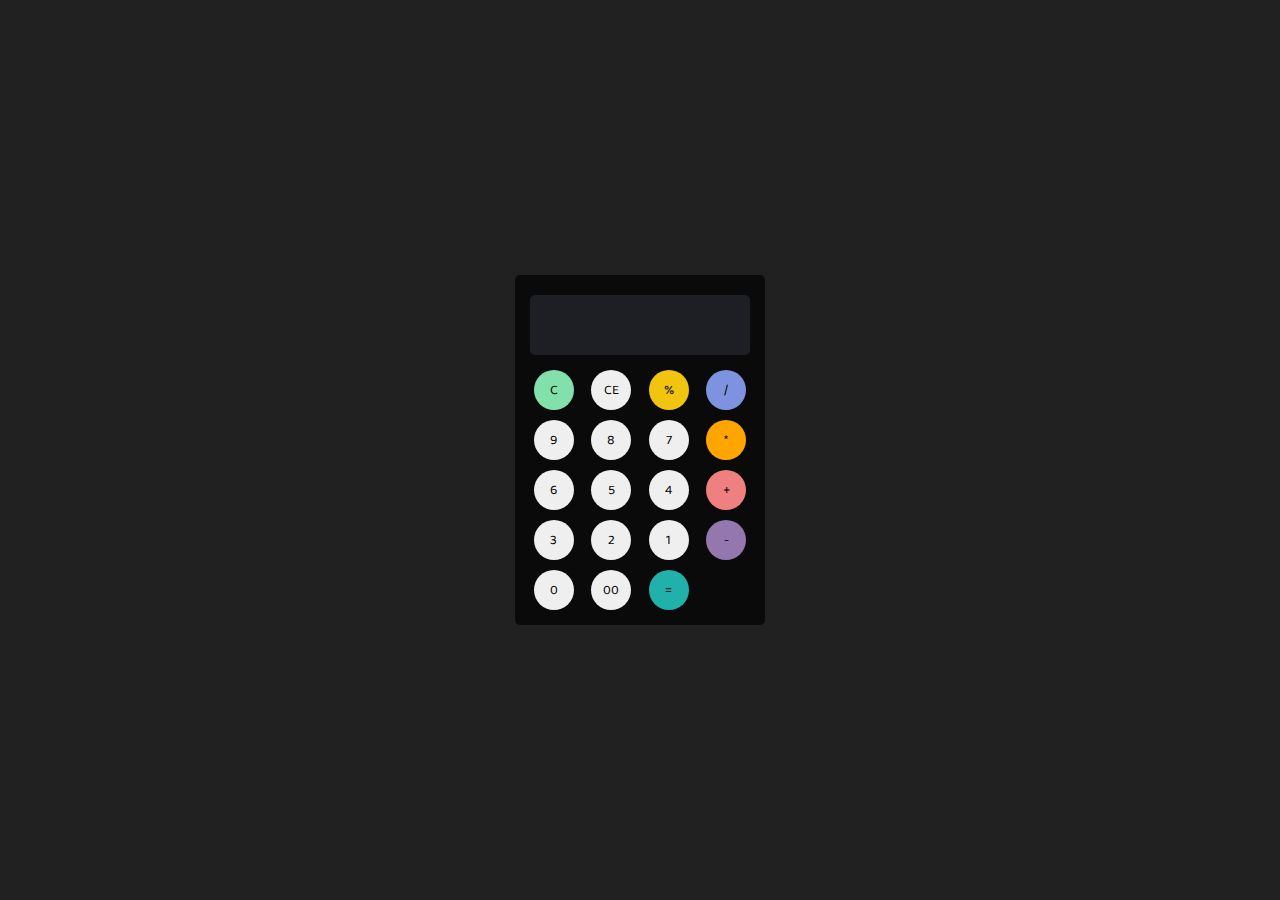
<file: calculator Folder/index.html>
<!DOCTYPE html>
<html lang="en">
  <head>
    <meta charset="UTF-8" />
    <meta http-equiv="X-UA-Compatible" content="IE=edge" />
    <meta name="viewport" content="width=device-width, initial-scale=1.0" />
    <title>Calculator</title>

    <link rel="stylesheet" href="./style.css" />
  </head>
  <body>
    <!-- calculator section -->
    <div class="mainSection">
      <!-- result section -->
      <div class="result">
        <input type="text" value="" />
      </div>
      <!-- buttons section -->
      <div class="buttons">
        <button class="btn1">C</button>
        <button class="btn2">CE</button>
        <button class="btn3">%</button>
        <button class="btn4">/</button>
        <button>9</button>
        <button>8</button>
        <button>7</button>
        <button class="btn5">*</button>
        <button>6</button>
        <button>5</button>
        <button>4</button>
        <button class="btn6">+</button>
        <button>3</button>
        <button>2</button>
        <button>1</button>
        <button class="btn7">-</button>
        <button>0</button>
        <button>00</button>
        <button class="btn8">=</button>

      </div>
    </div>
    <script src="script.js"></script>
  </body>
</html>
</file>
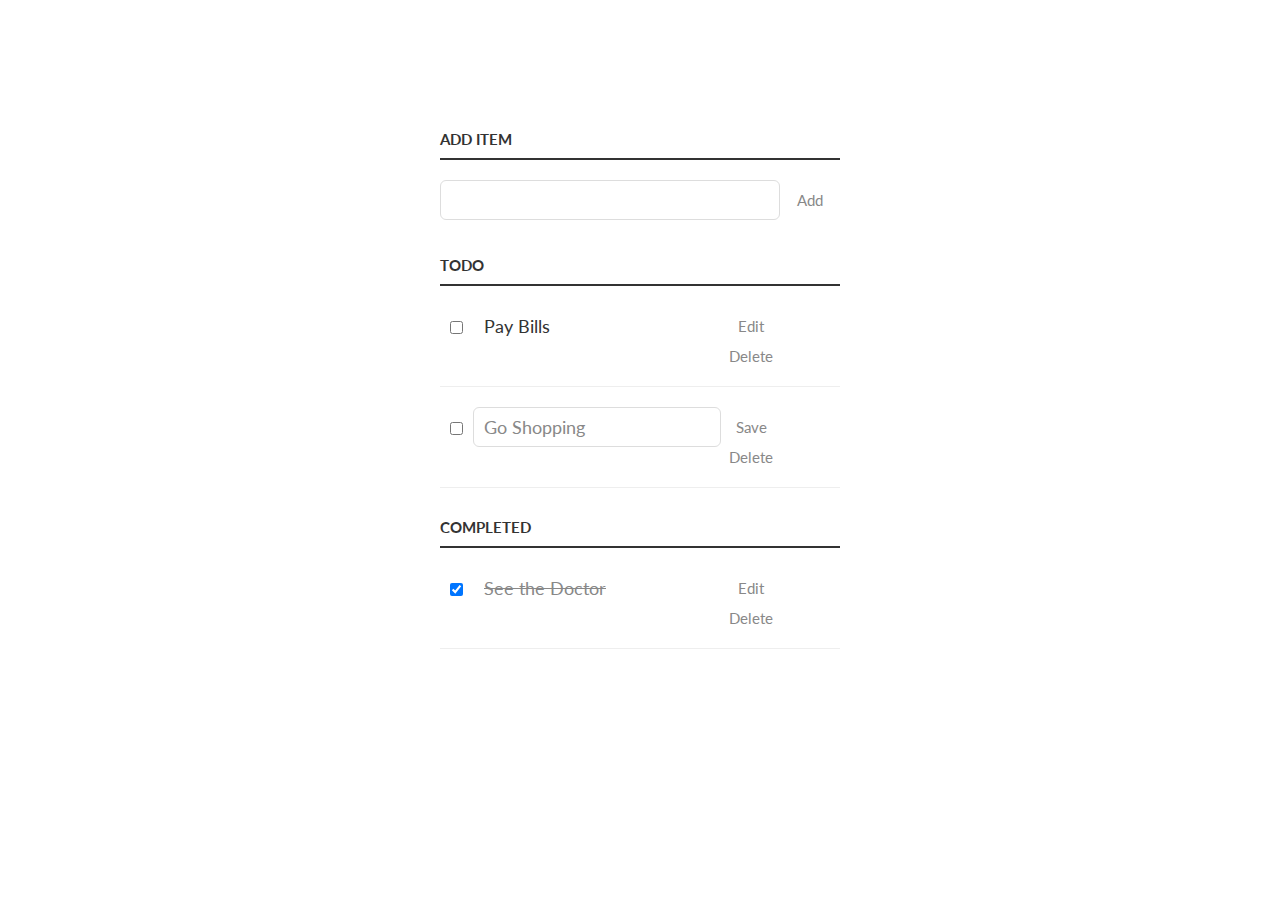
<file: todo-js-basic-master/index.html>
<!DOCTYPE html>
<html>
  <head>
    <title>Todo list App</title>
    <link href='http://fonts.googleapis.com/css?family=Lato:300,400,700' rel='stylesheet' type='text/css'>
    <link rel="stylesheet" href="css/style.css" type="text/css" media="screen" charset="utf-8">    
  </head>
  <body>
    <div class="container">
      <p>
        <label for="new-task">Add Item</label><input id="new-task" type="text"><button>Add</button>
      </p>
      
      <h3>Todo</h3>
      <ul id="incomplete-tasks">
        <li><input type="checkbox"><label>Pay Bills</label><input type="text"><button class="edit">Edit</button><button class="delete">Delete</button></li>
        <li class="editMode"><input type="checkbox"><label>Go Shopping</label><input type="text" value="Go Shopping"><button class="edit">Save</button><button class="delete">Delete</button></li>
        
      </ul>
      
      <h3>Completed</h3>
      <ul id="completed-tasks">
        <li><input type="checkbox" checked><label>See the Doctor</label><input type="text"><button class="edit">Edit</button><button class="delete">Delete</button></li>
      </ul>
    </div>

    <script type="text/javascript" src="js/app.js"></script>

  </body>
</html>
</file>
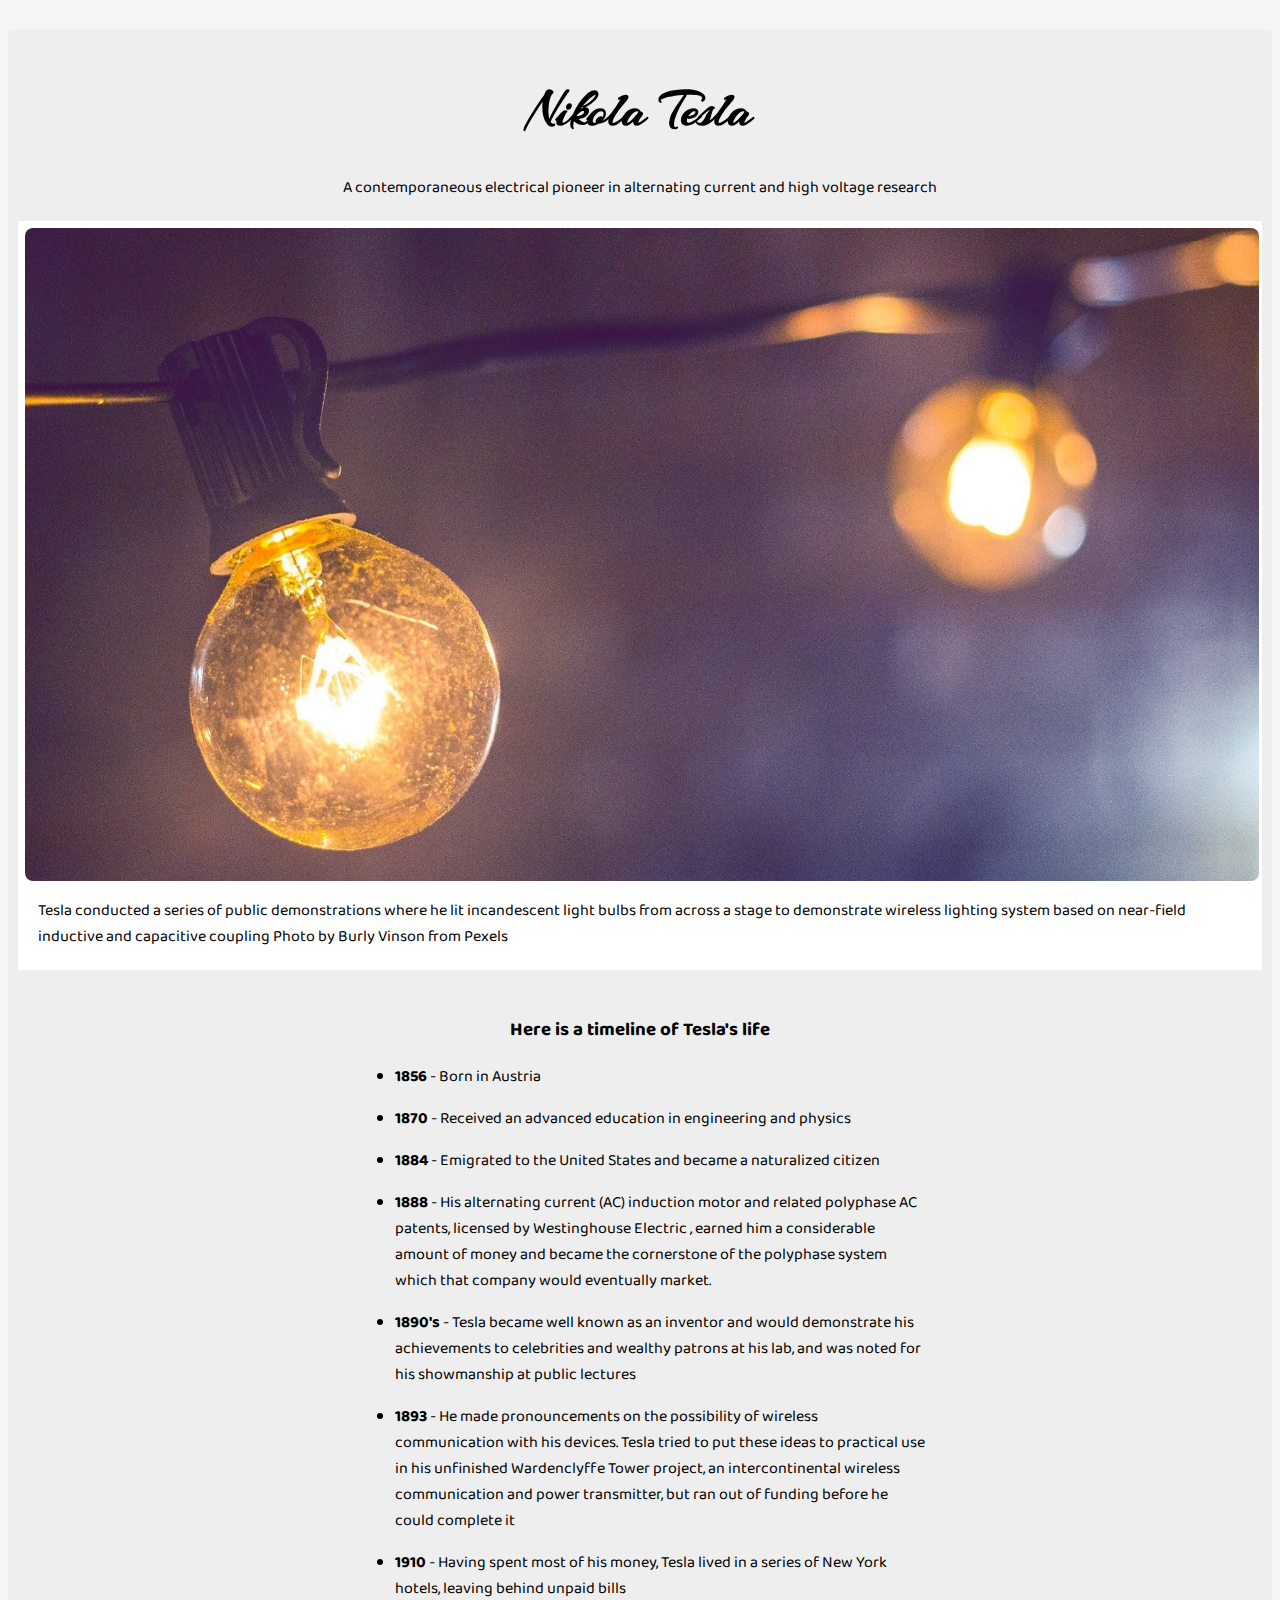
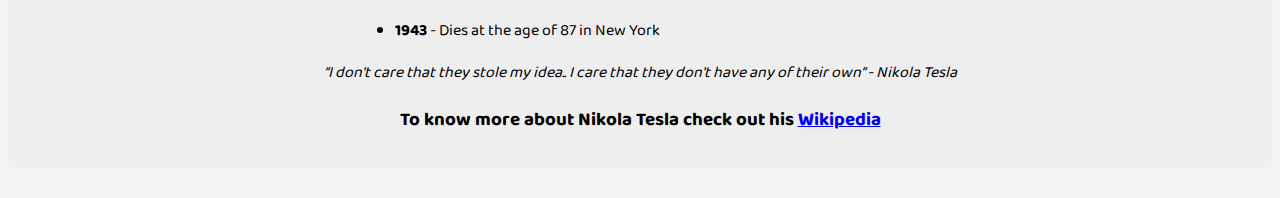
<file: Tribute page/index.html>
<!DOCTYPE html>
<html>
    <head>
        <title>Tribute Page</title>
        <link rel="stylesheet" type="text/css" media="screen" href="./css/style.css" />
        <link href='https://fonts.googleapis.com/css?family=Arizonia' rel='stylesheet'>
    </head>
<body>
    <div id="main">
        <h1 id="title">Nikola Tesla</h1>
        <p id="caption">A contemporaneous electrical pioneer in alternating current and high voltage research</p>
        <div id="img-div">
            <img id="image" src="bulb.jpg" alt=""/>
            <div id="img-caption">Tesla conducted a series of public demonstrations where he lit incandescent light bulbs from across a stage to demonstrate wireless lighting system based on near-field inductive and capacitive coupling Photo by Burly Vinson from Pexels</div>
        </div>
        <div id="tribute-info">
            <h3 id="headline">Here is a timeline of Tesla's life</h3>
            <ul>
                <li><p><strong>1856</strong> - Born in Austria</p></li>
                <li><p><strong>1870</strong> - Received an advanced education in engineering and physics </p></li>
                <li><p><strong>1884</strong> - Emigrated to the United States and became a naturalized citizen </p></li>
                <li><p><strong>1888</strong> - His alternating current (AC) induction motor and related polyphase AC patents, licensed by Westinghouse Electric , 
                    earned him a considerable amount of money and became the cornerstone of the polyphase system which that company would eventually market. </p></li>
                <li><p><strong>1890's</strong> - Tesla became well known as an inventor and would demonstrate his achievements to celebrities 
                    and wealthy patrons at his lab, and was noted for his showmanship at public lectures </p></li>
                <li><p><strong>1893</strong> - He made pronouncements on the possibility of wireless communication with his devices. Tesla tried to put these ideas to practical use in his unfinished Wardenclyffe Tower project,
                    an intercontinental wireless communication and power transmitter, but ran out of funding before he could complete it </p></li>
                <li><p><strong>1910</strong> - Having spent most of his money, Tesla lived in a series of New York hotels, leaving behind unpaid bills </p></li>
                <li><p><strong>1943</strong> - Dies at the age of 87 in New York </p></li>
            </ul>
            <p id="quote">“I don't care that they stole my idea.. I care that they don't have any of their own” - Nikola Tesla</p>
        </div>
        <h3>To know more about Nikola Tesla check out his <a id="tribute-link"href="https://en.wikipedia.org/wiki/Nikola_Tesla" target="_blank">Wikipedia</a></h3>
    </div>
</body>
</html>
</file>
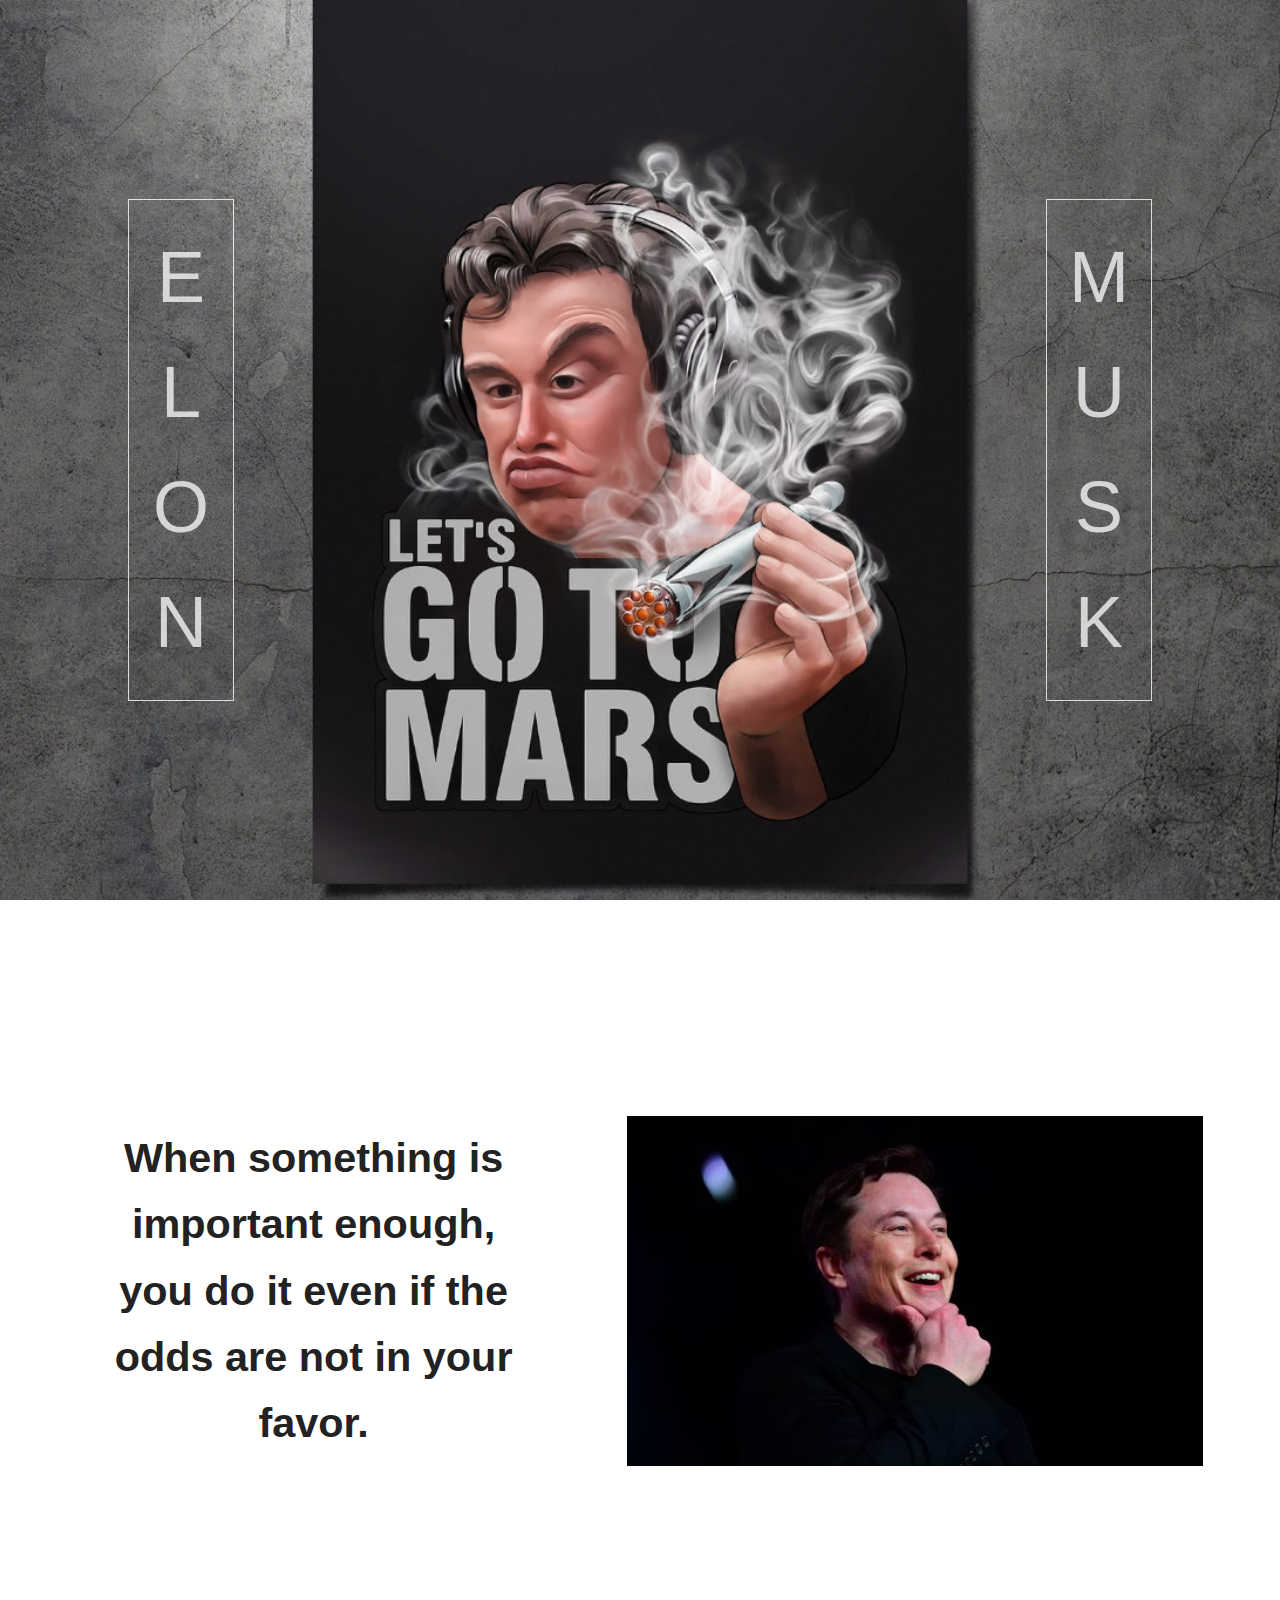
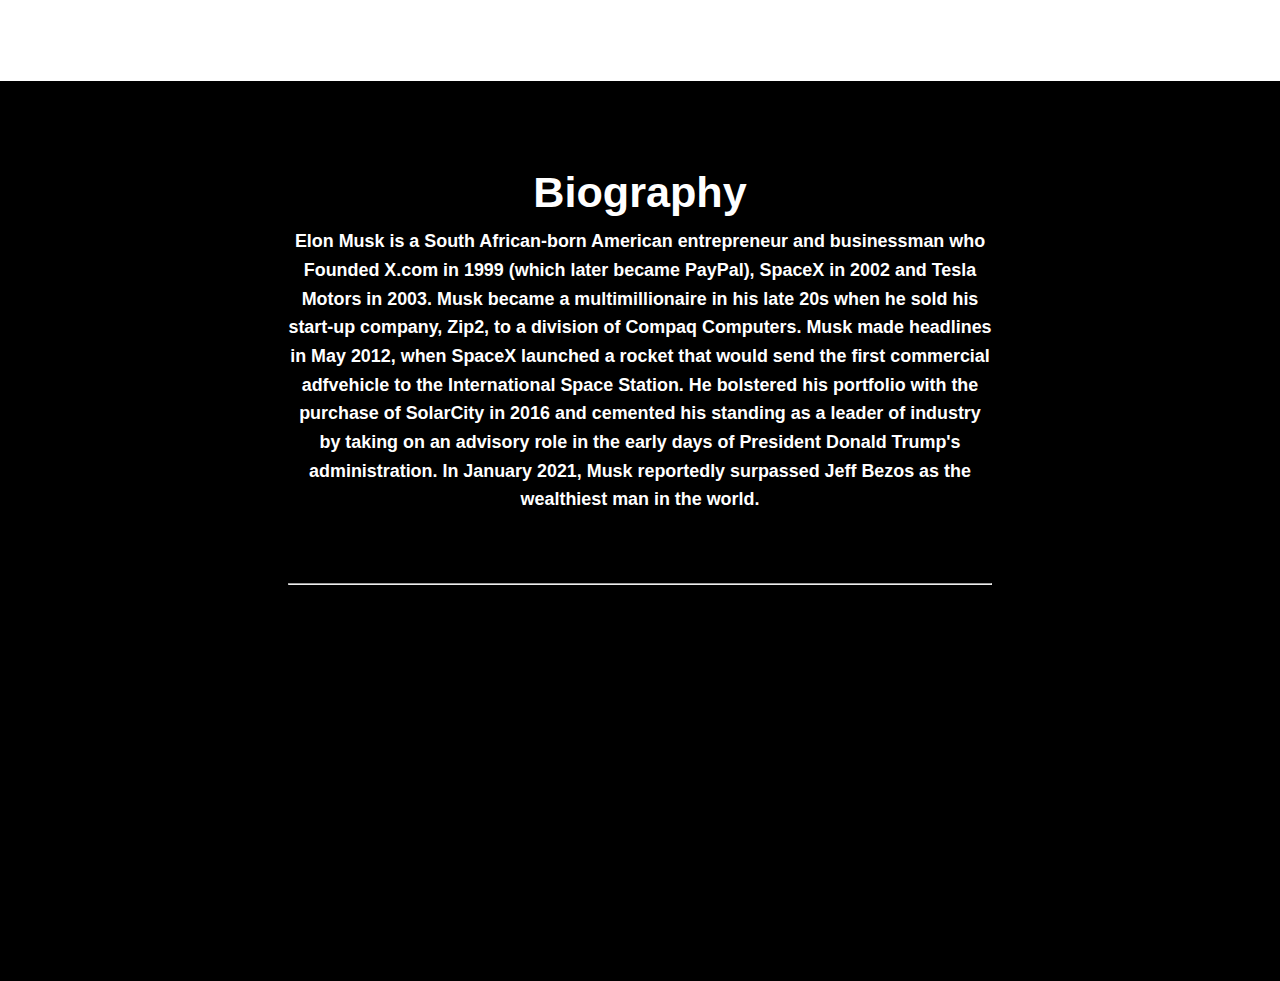
<file: elon_musk_tribute_page-master/elon_musk_tribute_page-master/index.html>
<!DOCTYPE html>
<html lang="en">
<head>
    <meta charset="UTF-8">
    <meta http-equiv="X-UA-Compatible" content="IE=edge">
    <meta name="viewport" content="width=device-width, initial-scale=1.0">
    <title>Elon Musk Tribute Page</title>

    <!-- Link Stylesheet Here -->
    <link rel="stylesheet" href="style.css">

</head>
<body>
    <!-- First Div Starts Here -->
    <div class="bg-image" id="first-div">
        <p class="text-styling">
            Elon
        </p>
        <p class="text-styling">
            Musk
        </p>
    </div>

    <!-- Second Div Starts Here -->
    <div id="second-div">
        <div id="second-div-text">
            <div id="elon-musk-quote">
                When something is important enough, you do it even if the odds are not in your favor.
            </div>
        </div>
        <div id="second-div-image">
            <img src="images/elon.jpg" alt="" id="elon-musk-image">
        </div>
    </div>

    <!-- Third Div Starts Here -->
    <div id="third-div">
        <div class="container">
            <h1 id="third-div-title">Biography</h1>
            <h5 id="third-div-text">
                Elon Musk is a South African-born American entrepreneur and businessman who Founded X.com in 1999 (which later became
                PayPal), SpaceX in 2002 and Tesla Motors in 2003. Musk became a multimillionaire in his late 20s when he sold his
                start-up company, Zip2, to a division of Compaq Computers. Musk made headlines in May 2012, when SpaceX launched a
                rocket that would send the first commercial adfvehicle to the International Space Station. He bolstered his portfolio
                with the purchase of SolarCity in 2016 and cemented his standing as a leader of industry by taking on an advisory role
                in the early days of President Donald Trump's administration. In January 2021, Musk reportedly surpassed Jeff Bezos as
                the wealthiest man in the world.
            </h5>
            <br><br>
            <hr>
        </div>
        
    </div>
</body>
</html>
</file>
<file: calculator Folder/style.css>
/* Google font link */
@import url("https://fonts.googleapis.com/css2?family=Baloo+Bhai+2:wght@500&display=swap");

*,
*::after,
*::before {
  margin: 0px;
  padding: 0px;
  box-sizing: border-box;
}

body {
  height: 100vh;
  display: flex;
  align-items: center;
  justify-content: center;
  background-color: #212121;
}

.mainSection {
  width: 250px;
  height: 350px;
  border-radius: 5px;
  background-color: #0a0a0b;
}

.result {
  display: flex;
  align-items: center;
  justify-content: center;
}

.result input {
  width: 220px;
  height: 60px;
  border-radius: 5px;
  margin-top: 20px;
  padding: 10px;
  text-align: right;
  letter-spacing: 1.5px;
  border: none;
  outline: none;
  color: #fff;
  background-color: #1d1f24;
  font-size: 20px;
  font-family: "Baloo Bhai 2", cursive;
}

.buttons {
  display: grid;
  grid-template-columns: repeat(4, 1fr);
  place-items: center;
  margin: 10px;
}

.buttons button {
  width: 40px;
  height: 40px;
  border-radius: 50%;
  cursor: pointer;
  margin: 5px;
  /* color: #fff; */
  border: none;
  outline: none;
  font-family: "Baloo Bhai 2", cursive;
}

.btn1 {
    background-color: #82E0AA;
}

.bt2 {
    background-color: #E59866;
}
.btn3 {
  background-color: #f1c40f;
}
.btn4 {
    background-color: #7d93e0;
}
.btn5 {
    background-color: orange  ;
}
.btn6 {
    background-color: #f08080;
}
.btn7 {
    background-color: #9477af;
}
.btn8 {
    background-color: #20b2aa;
}
</file>
<file: todo-js-basic-master/css/style.css>
/* Basic Style */
body {
  background: #fff;
  color: #333;
  font-family: Lato, sans-serif;
}
.container {
  display: block;
  width: 400px;
  margin: 100px auto 0;
}
ul {
  margin: 0;
  padding: 0;
}
li * {
  float: left;
}
li, h3 {
  clear:both;
  list-style:none;
}
input, button {
  outline: none;
}
button {
  background: none;
  border: 0px;
  color: #888;
  font-size: 15px;
  width: 60px;
  margin: 10px 0 0;
  font-family: Lato, sans-serif;
  cursor: pointer;
}
button:hover {
  color: #333;
}
/* Heading */
h3,
label[for='new-task'] {
  color: #333;
  font-weight: 700;
  font-size: 15px;
  border-bottom: 2px solid #333;
  padding: 30px 0 10px;
  margin: 0;
  text-transform: uppercase;
}
input[type="text"] {
  margin: 0;
  font-size: 18px;
  line-height: 18px;
  height: 18px;
  padding: 10px;
  border: 1px solid #ddd;
  background: #fff;
  border-radius: 6px;
  font-family: Lato, sans-serif;
  color: #888;
}
input[type="text"]:focus {
  color: #333;
}

/* New Task */
label[for='new-task'] {
  display: block;
  margin: 0 0 20px;
}
input#new-task {
  float: left;
  width: 318px;
}
p > button:hover {
  color: #0FC57C;
}

/* Task list */
li {
  overflow: hidden;
  padding: 20px 0;
  border-bottom: 1px solid #eee;
}
li > input[type="checkbox"] {
  margin: 0 10px;
  position: relative;
  top: 15px;
}
li > label {
  font-size: 18px;
  line-height: 40px;
  width: 237px;
  padding: 0 0 0 11px;
}
li >  input[type="text"] {
  width: 226px;
}
li > .delete:hover {
  color: #CF2323;
}

/* Completed */
#completed-tasks label {
  text-decoration: line-through;
  color: #888;
}

/* Edit Task */
ul li input[type=text] {
  display:none;
}

ul li.editMode input[type=text] {
  display:block;
}

ul li.editMode label {
  display:none;
}
</file>
<file: Tribute page/css/style.css>
/* Google font link */
@import url("https://fonts.googleapis.com/css2?family=Baloo+Bhai+2:wght@500&display=swap");

html,
body {
  background-color: whitesmoke;
  font-family: "Baloo Bhai 2", cursive;
}

img {
  max-width: 100%;
  display: block;
  height: -1px;
  margin: auto;
  border-radius: 10px;
  padding: 2px;
}

#main {
  margin: 30px auto;
  padding: 15px;
  border: 0px solid;
  border-radius: 5px;
  background: #eee;
}

#caption {
  text-align: center;
}
#img-div {
  margin: -5px;
  margin-top: 20px;
  width: 100%;
  border: 5px solid white;
  background: white;
}

#img-caption {
  margin: 15px;
}

#headline {
  margin-top: 50px;
  text-align: center;
}

ul {
  max-width: 550px;
  margin: 0 auto;
  text-align: left;
}

h1 {
  font: outline;
  font-family: Arizonia, sans-serif;
  font-size: 50px;
  text-shadow: 2px;
  text-align: center;
}

li {
  margin: 10px;
}

#quote {
  font-style: italic;
  text-align: center;
}

h3 {
  text-align: center;
}
</file>
<file: elon_musk_tribute_page-master/elon_musk_tribute_page-master/style.css>
/* General Styling */
* {
  margin: 0;
}
body {
  height: 100%;
  font-size: 1.5em;
  font-family: "HelveticaNeue", Arial, Helvetica, sans-serif;
  line-height: 1.6;
  color: #222;
}
html {
  font-size: 12px;
}

/* Styling first div */

.bg-image {
  background-image: url(images/elon_background.jpg);
  height: 100vh;
  background-position: center;
  background-repeat: no-repeat;
  background-size: cover;
}

#first-div {
  display: flex;
  align-items: center;
  justify-content: space-between;
}

.text-styling {
  display: inline-block;
  font-size: 6rem;
  border: 1px solid #fff;
  text-transform: uppercase;
  width: 5%;
  word-wrap: break-word;
  padding: 20px;
  color: whitesmoke;
  opacity: 0.8;
  margin: auto 10%;
  text-align: center;
}

/* Styling second div */

#second-div {
  background-color: #fff;
  min-height: 80vh;
  display: flex;
  flex-direction: row;
  flex-wrap: wrap;
  justify-content: flex-end;
}

#second-div-text {
  order: 1;
  flex-grow: 1;
  min-width: 30%;
  margin-top: 25vh;
  font-size: 2.3em;
  font-family: "roboto", sans-serif;
  text-align: center;
  font-weight: 600;
  margin-bottom: 25vh;
}

#elon-musk-quote {
  max-width: 400px;
  margin-left: auto;
  margin-right: auto;
}

#second-div-image {
  order: 2;
  flex-grow: 1;
  min-width: 45%;
  align-self: center;
  max-width: 500px;
  margin-right: 6%;
}

/* for the image to be displayed efficiently */
#elon-musk-image {
  max-width: 100%;
  box-sizing: border-box;
  float: right;
}

/* Styling third div */

#third-div {
  background-color: #000;
  min-height: 100vh;
}

.container {
  width: 55%;
  text-align: center;
  margin: 0 auto;
  padding: 6% 1%;
  color: #fff;
  font-size: 1.8rem;
}
</file>
